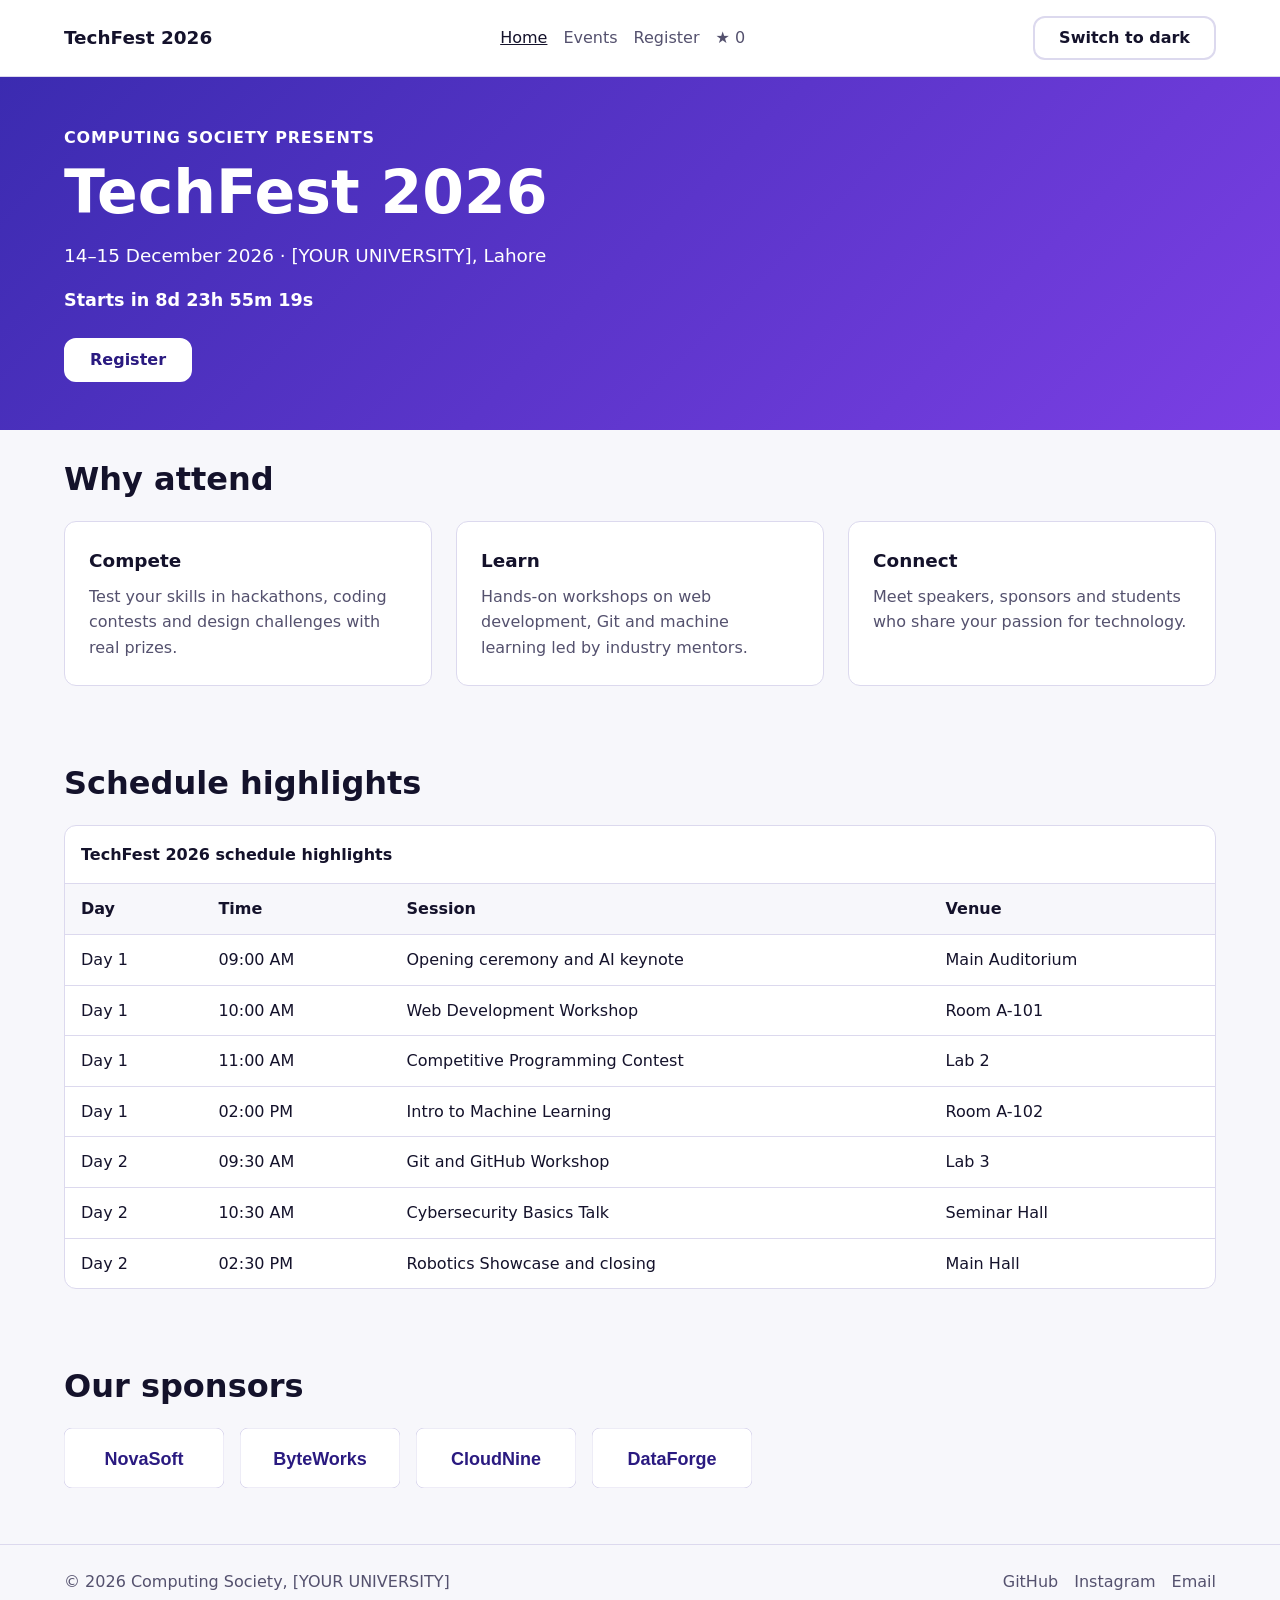
<file: index.html>
<!DOCTYPE html>
<html lang="en">
<head>
  <meta charset="UTF-8">
  <meta name="viewport" content="width=device-width, initial-scale=1">
  <title>TechFest 2026 | Computing Society</title>
  <meta name="description" content="TechFest 2026: two days of competitions, workshops and talks organised by the university Computing Society.">
  <link rel="stylesheet" href="css/styles.css">
  <script src="js/theme.js"></script>
</head>
<body>
  <a class="skip-link" href="#main">Skip to content</a>
  <header class="site-header">
    <div class="container nav">
      <a class="logo" href="index.html">TechFest 2026</a>
      <nav aria-label="Main">
        <ul class="nav-links">
          <li><a href="index.html" aria-current="page">Home</a></li>
          <li><a href="events.html">Events</a></li>
          <li><a href="register.html">Register</a></li>
          <li><a href="events.html">&#9733; <span id="saved-count">0</span><span class="visually-hidden"> saved events</span></a></li>
        </ul>
      </nav>
      <button type="button" id="theme-toggle" class="btn btn-outline">Switch theme</button>
    </div>
  </header>

  <main id="main">
    <section class="hero" aria-labelledby="hero-title">
      <div class="container">
        <p class="eyebrow">Computing Society presents</p>
        <h1 id="hero-title">TechFest 2026</h1>
        <p class="lead">14&ndash;15 December 2026 &middot; [YOUR UNIVERSITY], Lahore</p>
        <p id="countdown" role="timer" data-start="2026-12-14T09:00:00+05:00">Starts soon</p>
        <a class="btn btn-light" href="register.html">Register</a>
      </div>
    </section>

    <section class="section" aria-labelledby="why-title">
      <div class="container">
        <h2 id="why-title">Why attend</h2>
        <div class="feature-grid">
          <article class="feature">
            <h3>Compete</h3>
            <p>Test your skills in hackathons, coding contests and design challenges with real prizes.</p>
          </article>
          <article class="feature">
            <h3>Learn</h3>
            <p>Hands-on workshops on web development, Git and machine learning led by industry mentors.</p>
          </article>
          <article class="feature">
            <h3>Connect</h3>
            <p>Meet speakers, sponsors and students who share your passion for technology.</p>
          </article>
        </div>
      </div>
    </section>

    <section class="section" aria-labelledby="schedule-title">
      <div class="container">
        <h2 id="schedule-title">Schedule highlights</h2>
        <div class="table-scroll" tabindex="0" role="region" aria-label="Schedule table, scrolls sideways on small screens">
          <table>
            <caption>TechFest 2026 schedule highlights</caption>
            <thead>
              <tr>
                <th scope="col">Day</th>
                <th scope="col">Time</th>
                <th scope="col">Session</th>
                <th scope="col">Venue</th>
              </tr>
            </thead>
            <tbody>
              <tr><td>Day 1</td><td>09:00 AM</td><td>Opening ceremony and AI keynote</td><td>Main Auditorium</td></tr>
              <tr><td>Day 1</td><td>10:00 AM</td><td>Web Development Workshop</td><td>Room A-101</td></tr>
              <tr><td>Day 1</td><td>11:00 AM</td><td>Competitive Programming Contest</td><td>Lab 2</td></tr>
              <tr><td>Day 1</td><td>02:00 PM</td><td>Intro to Machine Learning</td><td>Room A-102</td></tr>
              <tr><td>Day 2</td><td>09:30 AM</td><td>Git and GitHub Workshop</td><td>Lab 3</td></tr>
              <tr><td>Day 2</td><td>10:30 AM</td><td>Cybersecurity Basics Talk</td><td>Seminar Hall</td></tr>
              <tr><td>Day 2</td><td>02:30 PM</td><td>Robotics Showcase and closing</td><td>Main Hall</td></tr>
            </tbody>
          </table>
        </div>
      </div>
    </section>

    <section class="section" aria-labelledby="sponsors-title">
      <div class="container">
        <h2 id="sponsors-title">Our sponsors</h2>
        <ul class="sponsors">
          <li><img src="images/sponsor-NovaSoft.svg" width="160" height="60" alt="NovaSoft logo"></li>
          <li><img src="images/sponsor-ByteWorks.svg" width="160" height="60" alt="ByteWorks logo"></li>
          <li><img src="images/sponsor-CloudNine.svg" width="160" height="60" alt="CloudNine logo"></li>
          <li><img src="images/sponsor-DataForge.svg" width="160" height="60" alt="DataForge logo"></li>
        </ul>
      </div>
    </section>
  </main>

  <footer class="site-footer">
    <div class="container footer-inner">
      <p>&copy; 2026 Computing Society, [YOUR UNIVERSITY]</p>
      <ul class="nav-links">
        <li><a href="https://github.com/YOUR-USERNAME">GitHub</a></li>
        <li><a href="https://www.instagram.com/YOUR-SOCIETY">Instagram</a></li>
        <li><a href="mailto:society@example.edu.pk">Email</a></li>
      </ul>
    </div>
  </footer>

  <script src="js/saved.js" defer></script>
  <script src="js/countdown.js" defer></script>
</body>
</html>
</file>
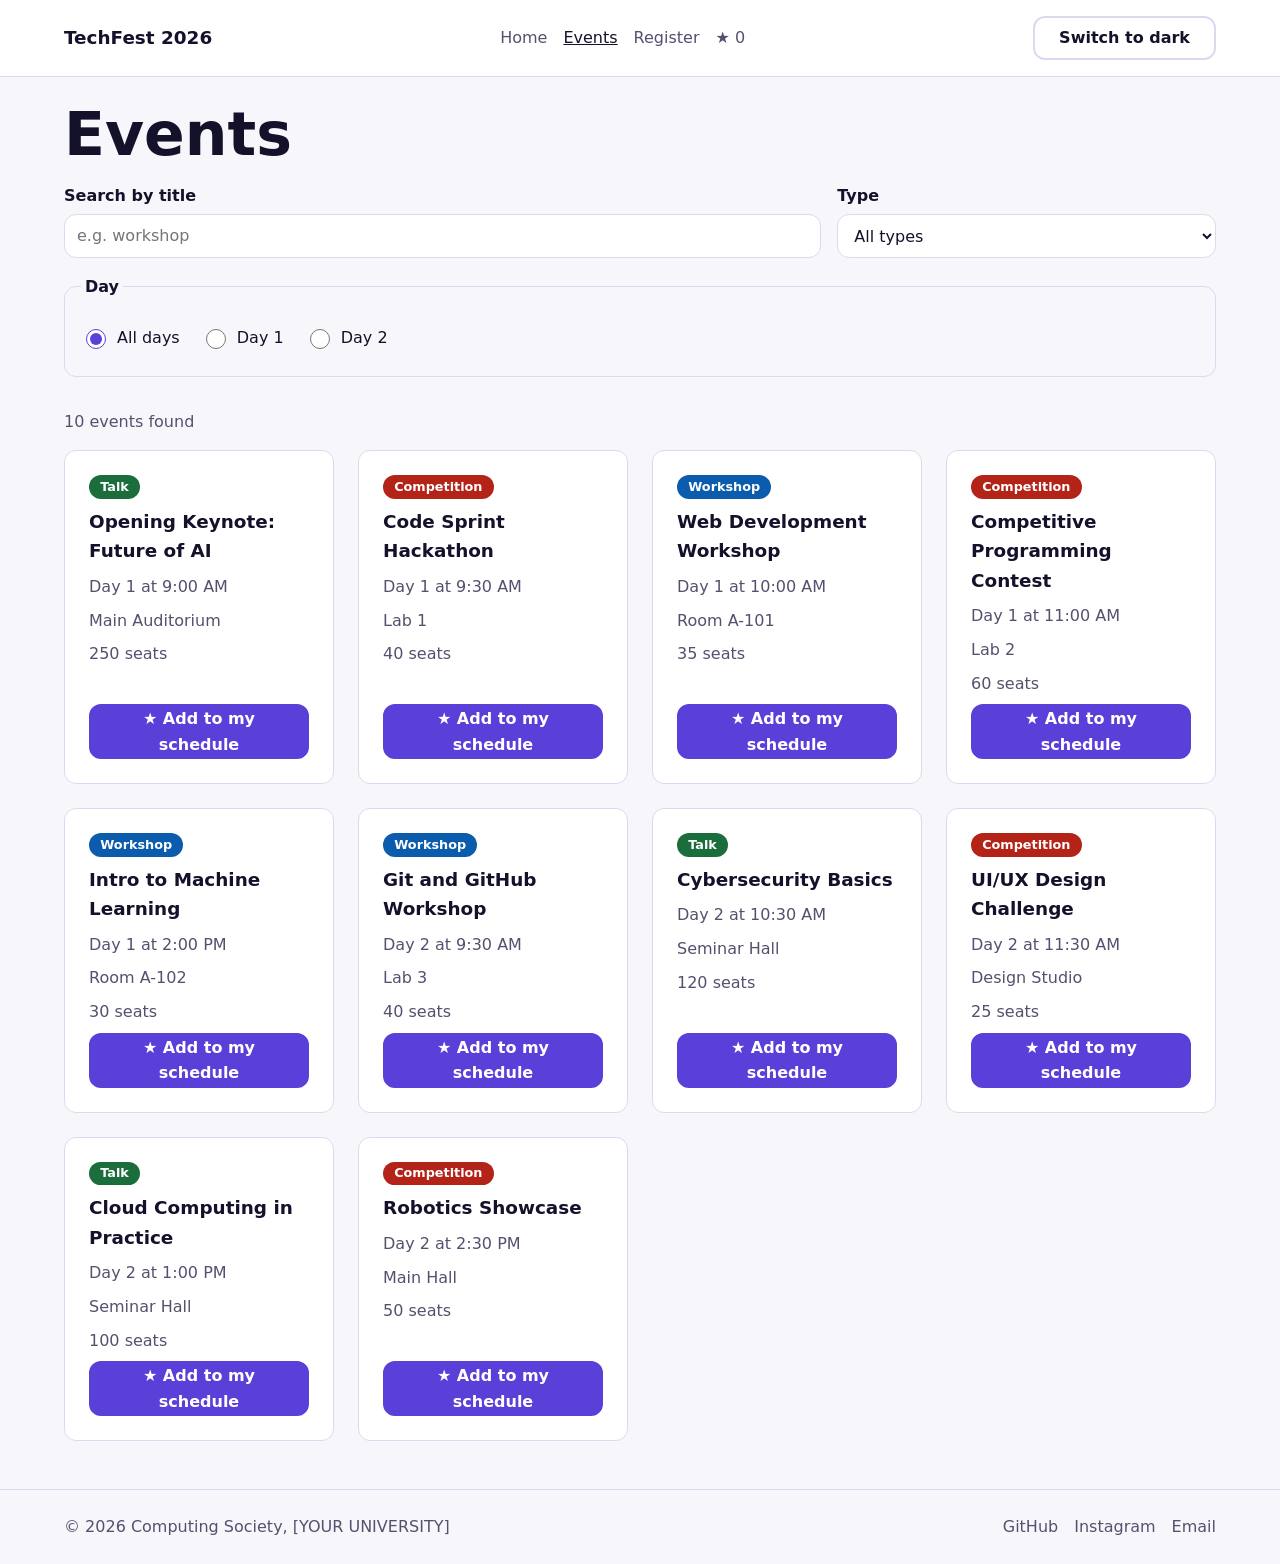
<file: events.html>
<!DOCTYPE html>
<html lang="en">
<head>
  <meta charset="UTF-8">
  <meta name="viewport" content="width=device-width, initial-scale=1">
  <title>Events | TechFest 2026</title>
  <meta name="description" content="Browse TechFest 2026 competitions, workshops and talks. Search, filter by type or day and save events to your schedule.">
  <link rel="stylesheet" href="css/styles.css">
  <script src="js/theme.js"></script>
</head>
<body>
  <a class="skip-link" href="#main">Skip to content</a>
  <header class="site-header">
    <div class="container nav">
      <a class="logo" href="index.html">TechFest 2026</a>
      <nav aria-label="Main">
        <ul class="nav-links">
          <li><a href="index.html">Home</a></li>
          <li><a href="events.html" aria-current="page">Events</a></li>
          <li><a href="register.html">Register</a></li>
          <li><a href="events.html">&#9733; <span id="saved-count">0</span><span class="visually-hidden"> saved events</span></a></li>
        </ul>
      </nav>
      <button type="button" id="theme-toggle" class="btn btn-outline">Switch theme</button>
    </div>
  </header>

  <main id="main" class="container">
    <section class="section" aria-labelledby="events-title">
      <h1 id="events-title">Events</h1>

      <div class="controls">
        <div class="field">
          <label for="search">Search by title</label>
          <input type="search" id="search" placeholder="e.g. workshop">
        </div>
        <div class="field">
          <label for="type-filter">Type</label>
          <select id="type-filter">
            <option value="all">All types</option>
            <option value="competition">Competition</option>
            <option value="workshop">Workshop</option>
            <option value="talk">Talk</option>
          </select>
        </div>
        <fieldset class="day-filter">
          <legend>Day</legend>
          <label class="inline"><input type="radio" name="day" value="all" checked> All days</label>
          <label class="inline"><input type="radio" name="day" value="1"> Day 1</label>
          <label class="inline"><input type="radio" name="day" value="2"> Day 2</label>
        </fieldset>
      </div>

      <p id="result-count" class="muted" aria-live="polite"></p>
      <p id="empty-message" class="empty" hidden>No events found</p>
      <ul id="event-grid" class="event-grid"></ul>
    </section>
  </main>

  <footer class="site-footer">
    <div class="container footer-inner">
      <p>&copy; 2026 Computing Society, [YOUR UNIVERSITY]</p>
      <ul class="nav-links">
        <li><a href="https://github.com/YOUR-USERNAME">GitHub</a></li>
        <li><a href="https://www.instagram.com/YOUR-SOCIETY">Instagram</a></li>
        <li><a href="mailto:society@example.edu.pk">Email</a></li>
      </ul>
    </div>
  </footer>

  <script src="js/saved.js" defer></script>
  <script src="js/data.js" defer></script>
  <script src="js/events.js" defer></script>
</body>
</html>
</file>
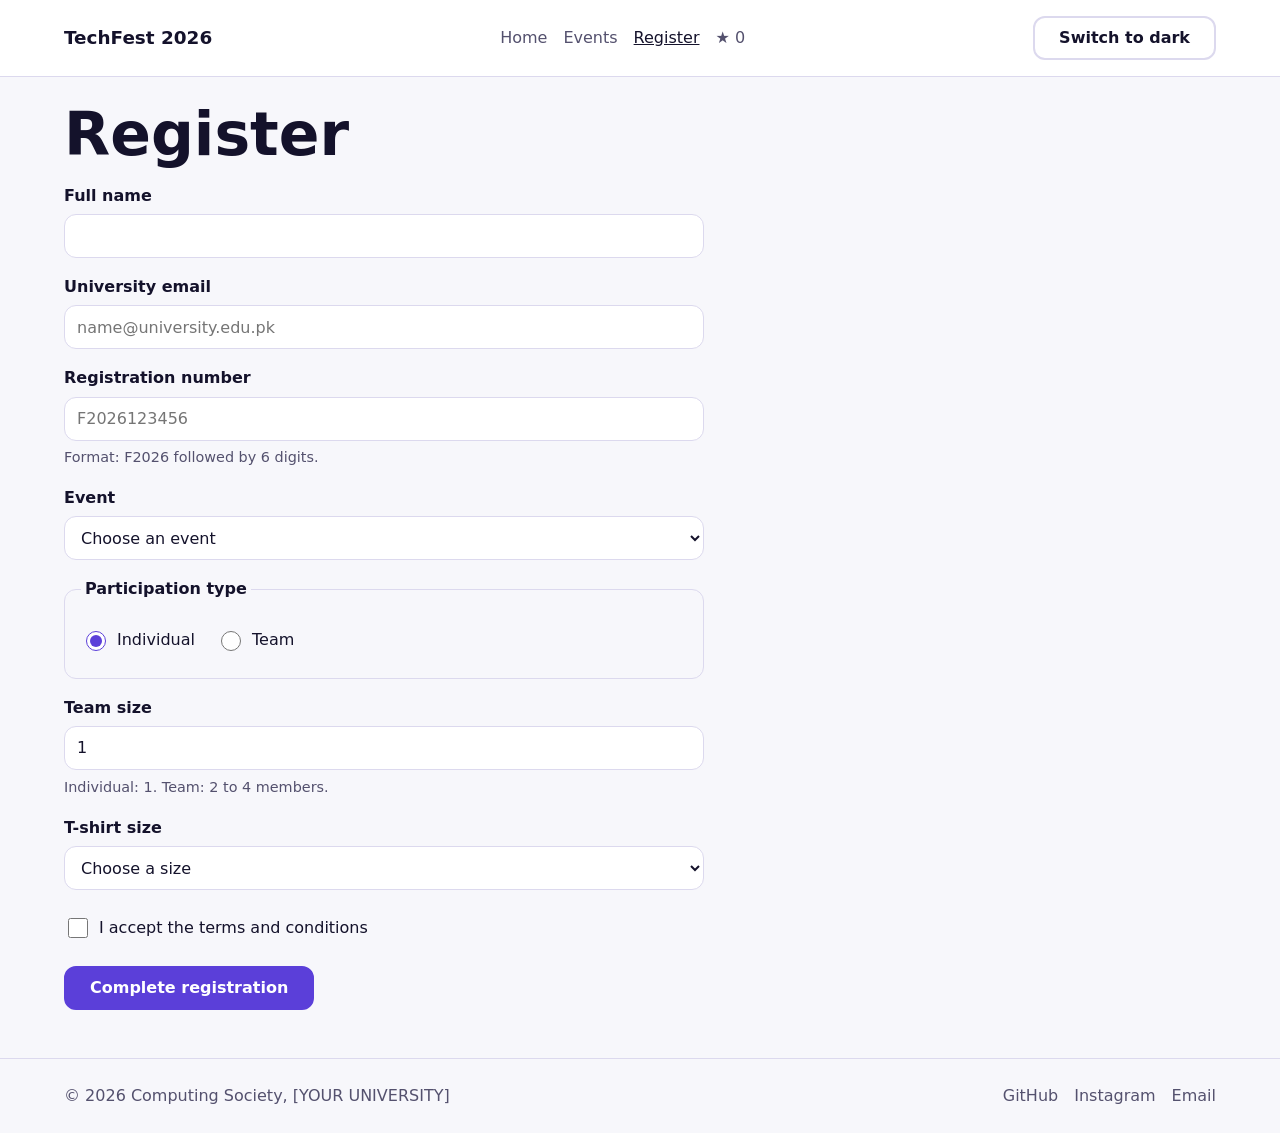
<file: register.html>
<!DOCTYPE html>
<html lang="en">
<head>
  <meta charset="UTF-8">
  <meta name="viewport" content="width=device-width, initial-scale=1">
  <title>Register | TechFest 2026</title>
  <meta name="description" content="Register for TechFest 2026 events with your university email and registration number.">
  <link rel="stylesheet" href="css/styles.css">
  <script src="js/theme.js"></script>
</head>
<body>
  <a class="skip-link" href="#main">Skip to content</a>
  <header class="site-header">
    <div class="container nav">
      <a class="logo" href="index.html">TechFest 2026</a>
      <nav aria-label="Main">
        <ul class="nav-links">
          <li><a href="index.html">Home</a></li>
          <li><a href="events.html">Events</a></li>
          <li><a href="register.html" aria-current="page">Register</a></li>
          <li><a href="events.html">&#9733; <span id="saved-count">0</span><span class="visually-hidden"> saved events</span></a></li>
        </ul>
      </nav>
      <button type="button" id="theme-toggle" class="btn btn-outline">Switch theme</button>
    </div>
  </header>

  <main id="main" class="container">
    <section class="section" aria-labelledby="register-title">
      <h1 id="register-title">Register</h1>

      <section id="summary" class="summary" tabindex="-1" aria-labelledby="summary-title" hidden>
        <h2 id="summary-title">Registration summary</h2>
        <p>Thank you! Your registration has been recorded.</p>
        <dl id="summary-list"></dl>
      </section>

      <form id="register-form" action="#" method="post">
        <div class="field">
          <label for="fullname">Full name</label>
          <input type="text" id="fullname" name="fullname" required minlength="3" autocomplete="name" aria-describedby="fullname-error">
          <p class="error" id="fullname-error" hidden></p>
        </div>

        <div class="field">
          <label for="email">University email</label>
          <input type="email" id="email" name="email" required autocomplete="email" placeholder="name@university.edu.pk" aria-describedby="email-error">
          <p class="error" id="email-error" hidden></p>
        </div>

        <div class="field">
          <label for="regno">Registration number</label>
          <input type="text" id="regno" name="regno" required pattern="F2026[0-9]{6}" placeholder="F2026123456" aria-describedby="regno-hint regno-error">
          <p class="hint" id="regno-hint">Format: F2026 followed by 6 digits.</p>
          <p class="error" id="regno-error" hidden></p>
        </div>

        <div class="field">
          <label for="event">Event</label>
          <select id="event" name="event" required aria-describedby="event-error">
            <option value="">Choose an event</option>
          </select>
          <p class="error" id="event-error" hidden></p>
        </div>

        <fieldset>
          <legend>Participation type</legend>
          <label class="inline"><input type="radio" name="participation" value="individual" checked> Individual</label>
          <label class="inline"><input type="radio" name="participation" value="team"> Team</label>
        </fieldset>

        <div class="field">
          <label for="teamsize">Team size</label>
          <input type="number" id="teamsize" name="teamsize" min="1" max="4" value="1" required aria-describedby="teamsize-hint teamsize-error">
          <p class="hint" id="teamsize-hint">Individual: 1. Team: 2 to 4 members.</p>
          <p class="error" id="teamsize-error" hidden></p>
        </div>

        <div class="field">
          <label for="tshirt">T-shirt size</label>
          <select id="tshirt" name="tshirt" required aria-describedby="tshirt-error">
            <option value="">Choose a size</option>
            <option value="S">Small</option>
            <option value="M">Medium</option>
            <option value="L">Large</option>
            <option value="XL">Extra large</option>
          </select>
          <p class="error" id="tshirt-error" hidden></p>
        </div>

        <div class="field">
          <label class="inline"><input type="checkbox" id="terms" name="terms" required aria-describedby="terms-error"> I accept the terms and conditions</label>
          <p class="error" id="terms-error" hidden></p>
        </div>

        <button type="submit" class="btn">Complete registration</button>
      </form>
    </section>
  </main>

  <footer class="site-footer">
    <div class="container footer-inner">
      <p>&copy; 2026 Computing Society, [YOUR UNIVERSITY]</p>
      <ul class="nav-links">
        <li><a href="https://github.com/YOUR-USERNAME">GitHub</a></li>
        <li><a href="https://www.instagram.com/YOUR-SOCIETY">Instagram</a></li>
        <li><a href="mailto:society@example.edu.pk">Email</a></li>
      </ul>
    </div>
  </footer>

  <script src="js/saved.js" defer></script>
  <script src="js/data.js" defer></script>
  <script src="js/register.js" defer></script>
</body>
</html>
</file>
<file: css/styles.css>
/* ==========================================================
   [Commit 3] Reset, design tokens, navbar, hero, table, sponsors, footer
   ========================================================== */
*,
*::before,
*::after {
  box-sizing: border-box;
}

:root {
  /* Light theme (default) */
  --bg: #f7f7fb;
  --fg: #14122b;
  --muted: #54516e;
  --accent: #5b3fd9;
  --accent-contrast: #ffffff;
  --card: #ffffff;
  --border: #dcd9ee;
  --error: #b42318;
  --hero-from: #3b2bb0;
  --hero-to: #7b3fe4;
  --hero-fg: #ffffff;

  --badge-competition-bg: #b42318;
  --badge-competition-fg: #ffffff;
  --badge-workshop-bg: #0b5cad;
  --badge-workshop-fg: #ffffff;
  --badge-talk-bg: #1b6e3c;
  --badge-talk-fg: #ffffff;

  --radius: 12px;
  --space-1: 0.5rem;
  --space-2: 1rem;
  --space-3: 1.5rem;
  --space-4: 3rem;
  --font: system-ui, -apple-system, "Segoe UI", Roboto, Arial, sans-serif;

  color-scheme: light;
}

/* Dark theme: follows the OS unless the user chose light manually */
@media (prefers-color-scheme: dark) {
  :root:not([data-theme="light"]) {
    --bg: #0e0b1f;
    --fg: #f0eeff;
    --muted: #a9a5c8;
    --accent: #9d8bff;
    --accent-contrast: #0e0b1f;
    --card: #19153a;
    --border: #2f2a5c;
    --error: #ff8a80;
    --hero-from: #1d1648;
    --hero-to: #3a1f7a;
    --badge-competition-bg: #ff8a80;
    --badge-competition-fg: #14122b;
    --badge-workshop-bg: #7cc0ff;
    --badge-workshop-fg: #14122b;
    --badge-talk-bg: #6fe3a0;
    --badge-talk-fg: #14122b;
    color-scheme: dark;
  }
}

/* Dark theme: manual toggle */
:root[data-theme="dark"] {
  --bg: #0e0b1f;
  --fg: #f0eeff;
  --muted: #a9a5c8;
  --accent: #9d8bff;
  --accent-contrast: #0e0b1f;
  --card: #19153a;
  --border: #2f2a5c;
  --error: #ff8a80;
  --hero-from: #1d1648;
  --hero-to: #3a1f7a;
  --badge-competition-bg: #ff8a80;
  --badge-competition-fg: #14122b;
  --badge-workshop-bg: #7cc0ff;
  --badge-workshop-fg: #14122b;
  --badge-talk-bg: #6fe3a0;
  --badge-talk-fg: #14122b;
  color-scheme: dark;
}

body {
  margin: 0;
  background: var(--bg);
  color: var(--fg);
  font-family: var(--font);
  line-height: 1.6;
}

img { max-width: 100%; height: auto; }

h1 { font-size: clamp(2rem, 7vw, 3.75rem); line-height: 1.1; margin: 0 0 var(--space-2); }
h2 { font-size: clamp(1.4rem, 3.5vw, 2rem); margin: 0 0 var(--space-2); }
h3 { font-size: 1.15rem; margin: 0 0 var(--space-1); }

a { color: var(--accent); }

.container { width: min(100% - 2rem, 72rem); margin-inline: auto; }
.muted { color: var(--muted); }

.visually-hidden {
  position: absolute;
  width: 1px;
  height: 1px;
  overflow: hidden;
  clip-path: inset(50%);
  white-space: nowrap;
}

.skip-link {
  position: absolute;
  left: var(--space-1);
  top: -4rem;
  background: var(--accent);
  color: var(--accent-contrast);
  padding: var(--space-1) var(--space-2);
  border-radius: var(--radius);
}
.skip-link:focus { top: var(--space-1); }

/* Navbar (Flexbox) */
.site-header { border-bottom: 1px solid var(--border); background: var(--card); }
.nav {
  display: flex;
  flex-wrap: wrap;
  align-items: center;
  justify-content: space-between;
  gap: var(--space-2);
  padding-block: var(--space-2);
}
.logo { font-weight: 800; font-size: 1.15rem; color: var(--fg); text-decoration: none; }
.nav-links { display: flex; flex-wrap: wrap; gap: var(--space-2); list-style: none; margin: 0; padding: 0; }
.nav-links a { color: var(--muted); text-decoration: none; }
.nav-links a:hover,
.nav-links a[aria-current="page"] { color: var(--fg); text-decoration: underline; }

/* Buttons */
.btn {
  display: inline-flex;
  align-items: center;
  justify-content: center;
  min-height: 44px;
  padding: 0 var(--space-3);
  background: var(--accent);
  color: var(--accent-contrast);
  border: 2px solid var(--accent);
  border-radius: var(--radius);
  font: inherit;
  font-weight: 700;
  text-decoration: none;
  cursor: pointer;
}
.btn-outline { background: transparent; color: var(--fg); border-color: var(--border); }
.btn-light { background: #ffffff; color: #2a1a80; border-color: #ffffff; }

/* Visible keyboard focus */
:focus-visible { outline: 3px solid var(--accent); outline-offset: 3px; }
.hero :focus-visible { outline-color: #ffffff; }

/* Hero */
.hero {
  background: linear-gradient(135deg, var(--hero-from), var(--hero-to));
  color: var(--hero-fg);
  padding-block: var(--space-4);
}
.eyebrow { margin: 0 0 var(--space-1); font-weight: 700; letter-spacing: 0.05em; text-transform: uppercase; }
.lead { font-size: 1.15rem; margin: 0 0 var(--space-2); }
#countdown { font-weight: 700; font-size: 1.1rem; margin: 0 0 var(--space-3); }

/* Sections and feature cards */
.section { padding-block: var(--space-3) var(--space-4); }
.feature-grid { display: grid; grid-template-columns: 1fr; gap: var(--space-3); }
.feature { padding: var(--space-3); background: var(--card); border: 1px solid var(--border); border-radius: var(--radius); }
.feature p { margin: 0; color: var(--muted); }

@media (min-width: 640px) {
  .feature-grid { grid-template-columns: repeat(3, 1fr); }
}

/* Schedule table scrolls inside its own container */
.table-scroll { overflow-x: auto; background: var(--card); border: 1px solid var(--border); border-radius: var(--radius); }
table { width: 100%; min-width: 36rem; border-collapse: collapse; }
caption { text-align: left; font-weight: 700; padding: var(--space-2); }
th, td { text-align: left; padding: 0.75rem var(--space-2); border-top: 1px solid var(--border); }
thead th { background: var(--bg); }

/* Sponsor strip (Flexbox) */
.sponsors { display: flex; flex-wrap: wrap; gap: var(--space-2); list-style: none; margin: 0; padding: 0; }

/* Footer */
.site-footer { border-top: 1px solid var(--border); padding-block: var(--space-3); color: var(--muted); }
.footer-inner { display: flex; flex-wrap: wrap; justify-content: space-between; gap: var(--space-2); }
.footer-inner p { margin: 0; }

/* ==========================================================
   [Commit 6] Events page: controls and responsive card grid
   ========================================================== */
.field { display: flex; flex-direction: column; gap: 0.35rem; margin-bottom: var(--space-2); }
label { font-weight: 700; }

input[type="text"],
input[type="email"],
input[type="search"],
input[type="number"],
select,
textarea {
  width: 100%;
  min-height: 44px;
  padding: 0.5rem 0.75rem;
  background: var(--card);
  color: var(--fg);
  border: 1px solid var(--border);
  border-radius: var(--radius);
  font: inherit;
}

fieldset { border: 1px solid var(--border); border-radius: var(--radius); margin: 0 0 var(--space-2); padding: var(--space-2); min-width: 0; }
legend { font-weight: 700; padding-inline: 0.25rem; }
.inline { display: inline-flex; align-items: center; gap: 0.5rem; margin-right: var(--space-2); font-weight: 400; min-height: 44px; }
input[type="radio"],
input[type="checkbox"] { width: 1.25rem; height: 1.25rem; accent-color: var(--accent); }

.controls { display: grid; gap: 0 var(--space-2); margin-bottom: var(--space-1); }
.day-filter { margin-bottom: var(--space-2); }

/* Mobile first: 1 column */
.event-grid {
  display: grid;
  grid-template-columns: 1fr;
  gap: var(--space-3);
  list-style: none;
  margin: var(--space-2) 0 0;
  padding: 0;
}

.card {
  min-width: 0;
  height: 100%;
  display: flex;
  flex-direction: column;
  gap: var(--space-1);
  padding: var(--space-3);
  background: var(--card);
  border: 1px solid var(--border);
  border-radius: var(--radius);
  overflow-wrap: anywhere;
}
.card h2 { font-size: 1.15rem; margin: 0; }
.card p { margin: 0; color: var(--muted); }
.card .btn { margin-top: auto; }

.badge {
  align-self: flex-start;
  padding: 0.1rem 0.7rem;
  border-radius: 999px;
  font-size: 0.8rem;
  font-weight: 700;
  text-transform: capitalize;
}
.badge-competition { background: var(--badge-competition-bg); color: var(--badge-competition-fg); }
.badge-workshop { background: var(--badge-workshop-bg); color: var(--badge-workshop-fg); }
.badge-talk { background: var(--badge-talk-bg); color: var(--badge-talk-fg); }

.empty { font-weight: 700; color: var(--muted); }

@media (min-width: 640px) {
  .controls { grid-template-columns: 2fr 1fr; }
  .day-filter { grid-column: 1 / -1; }
  .event-grid { grid-template-columns: repeat(2, 1fr); }
}

@media (min-width: 1024px) {
  .event-grid { grid-template-columns: repeat(4, 1fr); }
}

@media (prefers-reduced-motion: no-preference) {
  .card { transition: transform 0.2s ease, border-color 0.2s ease; }
  .card:hover { transform: translateY(-3px); border-color: var(--accent); }
}

/* [Commit 10] Saved state of the "Add to my schedule" button */
.btn.is-saved { background: transparent; color: var(--accent); }

/* ==========================================================
   [Commit 11] Registration form and summary card
   ========================================================== */
#register-form { max-width: 40rem; }
.hint { margin: 0; font-size: 0.9rem; color: var(--muted); }
.error { color: var(--error); margin: 0; font-size: 0.9rem; font-weight: 700; }
[aria-invalid="true"] { border-color: var(--error); border-width: 2px; }

.summary {
  max-width: 40rem;
  margin-bottom: var(--space-3);
  padding: var(--space-3);
  background: var(--card);
  border: 2px solid var(--accent);
  border-radius: var(--radius);
}
.summary dl { display: grid; grid-template-columns: max-content 1fr; gap: 0.35rem var(--space-2); margin: 0; }
.summary dt { font-weight: 700; }
.summary dd { margin: 0; overflow-wrap: anywhere; }
</file>
